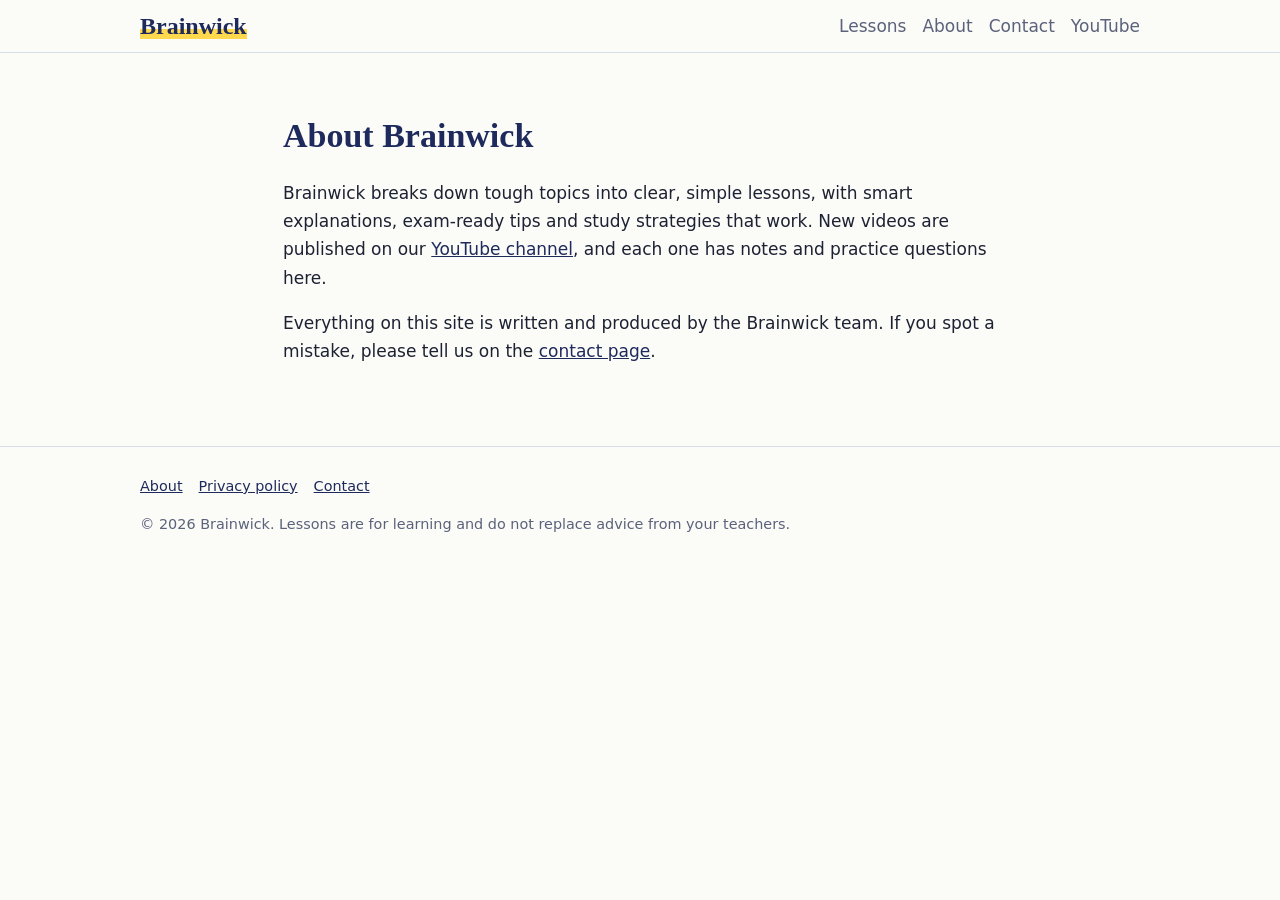
<file: about.html>
<!doctype html><html lang="en"><head><title>About | Brainwick</title><meta charset="utf-8"><meta name="viewport" content="width=device-width,initial-scale=1"><link rel="stylesheet" href="style.css">
<!-- ADSENSE: after you apply, paste the code Google gives you here (and the same on every page) -->
<!-- <meta name="google-adsense-account" content="ca-pub-XXXXXXXXXXXXXXXX"> --></head><body><header class="top"><div class="wrap"><a class="logo" href="./"><span>Brainwick</span></a><nav><a href="./">Lessons</a><a href="about.html">About</a><a href="contact.html">Contact</a><a href="https://www.youtube.com/@TheEducart" rel="noopener">YouTube</a></nav></div></header><main class="wrap prose">
<h1>About Brainwick</h1><p>Brainwick breaks down tough topics into clear, simple lessons, with smart explanations, exam-ready tips and study strategies that work. New videos are published on our <a href="https://www.youtube.com/@TheEducart">YouTube channel</a>, and each one has notes and practice questions here.</p><p>Everything on this site is written and produced by the Brainwick team. If you spot a mistake, please tell us on the <a href="contact.html">contact page</a>.</p>
</main><footer><div class="wrap"><a href="about.html">About</a><a href="privacy.html">Privacy policy</a><a href="contact.html">Contact</a><p>© 2026 Brainwick. Lessons are for learning and do not replace advice from your teachers.</p></div></footer></body></html>
</file>
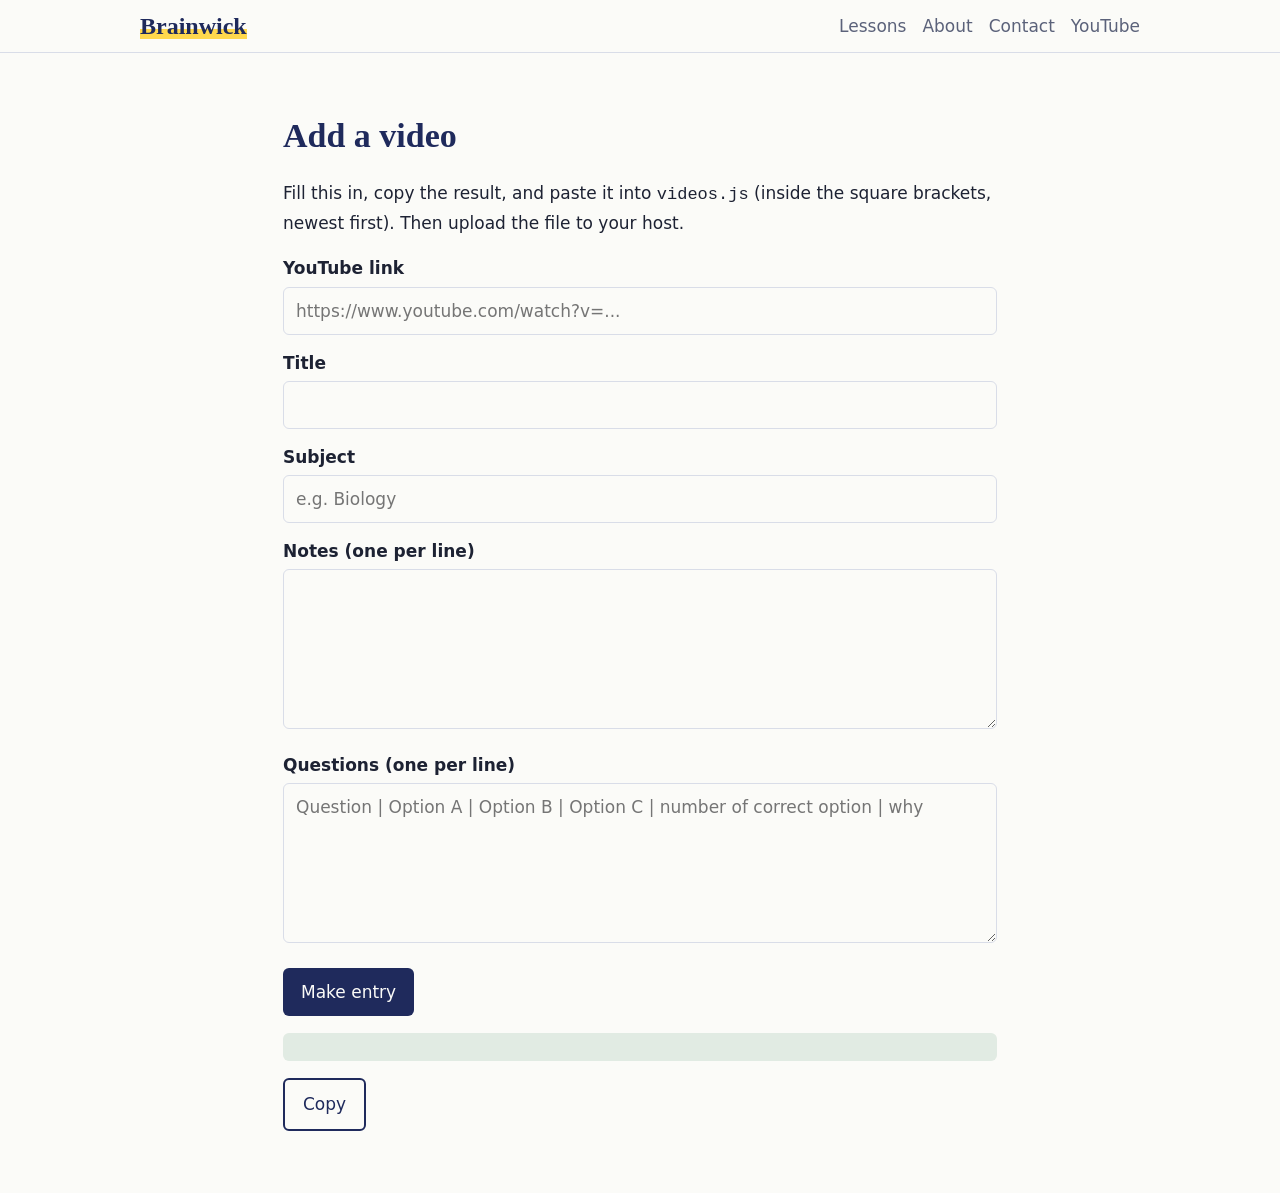
<file: add.html>
<!doctype html><html lang="en"><head><title>Add a video | Brainwick</title><meta charset="utf-8"><meta name="viewport" content="width=device-width,initial-scale=1"><link rel="stylesheet" href="style.css">
<!-- ADSENSE: after you apply, paste the code Google gives you here (and the same on every page) -->
<!-- <meta name="google-adsense-account" content="ca-pub-XXXXXXXXXXXXXXXX"> --><meta name="robots" content="noindex"></head><body><header class="top"><div class="wrap"><a class="logo" href="./"><span>Brainwick</span></a><nav><a href="./">Lessons</a><a href="about.html">About</a><a href="contact.html">Contact</a><a href="https://www.youtube.com/@TheEducart" rel="noopener">YouTube</a></nav></div></header>
<main class="wrap prose"><h1>Add a video</h1><p>Fill this in, copy the result, and paste it into <code>videos.js</code> (inside the square brackets, newest first). Then upload the file to your host.</p>
<label class="f" for="u">YouTube link</label><input id="u" placeholder="https://www.youtube.com/watch?v=...">
<label class="f" for="t">Title</label><input id="t">
<label class="f" for="s">Subject</label><input id="s" placeholder="e.g. Biology">
<label class="f" for="n">Notes (one per line)</label><textarea id="n" rows="5"></textarea>
<label class="f" for="q">Questions (one per line)</label><textarea id="q" rows="5" placeholder="Question | Option A | Option B | Option C | number of correct option | why"></textarea>
<p><button class="btn" id="go">Make entry</button></p><pre id="o" aria-live="polite"></pre><button class="btn alt" id="cp">Copy</button></main>
<script>
var $=function(i){return document.getElementById(i)};
$("go").onclick=function(){
 var m=$("u").value.match(/(?:v=|youtu\.be\/|shorts\/|embed\/)([\w-]{11})/),id=m?m[1]:$("u").value.trim();
 var qs=$("q").value.split("\n").filter(Boolean).map(function(l){var a=l.split("|").map(function(x){return x.trim()});var k=parseInt(a[a.length-2],10)-1;return{q:a[0],options:a.slice(1,-2),answer:k,why:a[a.length-1]}});
 var e={id:id,title:$("t").value.trim(),subject:$("s").value.trim(),date:new Date().toISOString().slice(0,10),notes:$("n").value.split("\n").filter(Boolean),questions:qs};
 $("o").textContent=JSON.stringify(e,null,2)+",";};
$("cp").onclick=function(){navigator.clipboard.writeText($("o").textContent)};
</script></body></html>
</file>
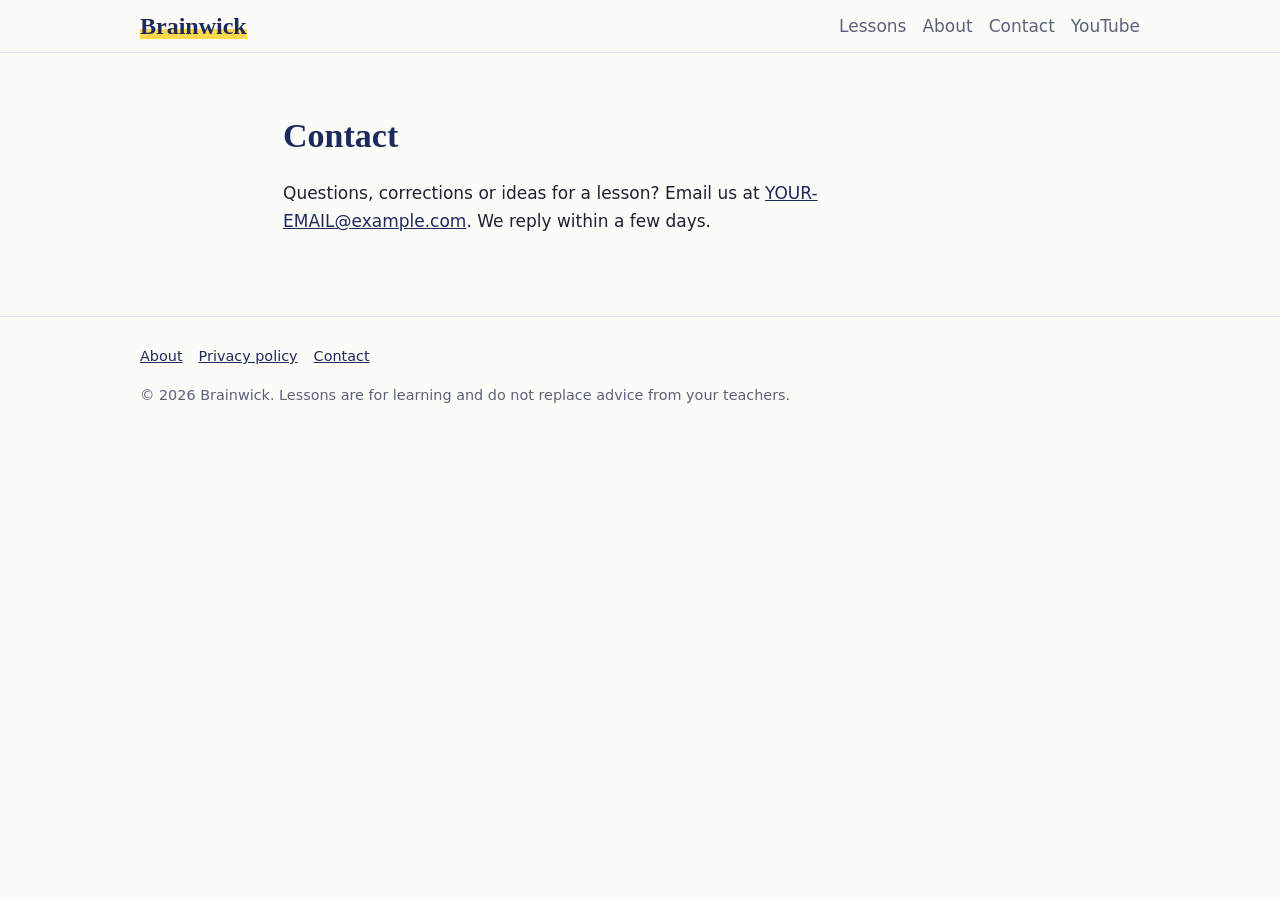
<file: contact.html>
<!doctype html><html lang="en"><head><title>Contact | Brainwick</title><meta charset="utf-8"><meta name="viewport" content="width=device-width,initial-scale=1"><link rel="stylesheet" href="style.css">
<!-- ADSENSE: after you apply, paste the code Google gives you here (and the same on every page) -->
<!-- <meta name="google-adsense-account" content="ca-pub-XXXXXXXXXXXXXXXX"> --></head><body><header class="top"><div class="wrap"><a class="logo" href="./"><span>Brainwick</span></a><nav><a href="./">Lessons</a><a href="about.html">About</a><a href="contact.html">Contact</a><a href="https://www.youtube.com/@TheEducart" rel="noopener">YouTube</a></nav></div></header><main class="wrap prose">
<h1>Contact</h1><p>Questions, corrections or ideas for a lesson? Email us at <a href="mailto:YOUR-EMAIL@example.com">YOUR-EMAIL@example.com</a>. We reply within a few days.</p>
</main><footer><div class="wrap"><a href="about.html">About</a><a href="privacy.html">Privacy policy</a><a href="contact.html">Contact</a><p>© 2026 Brainwick. Lessons are for learning and do not replace advice from your teachers.</p></div></footer></body></html>
</file>
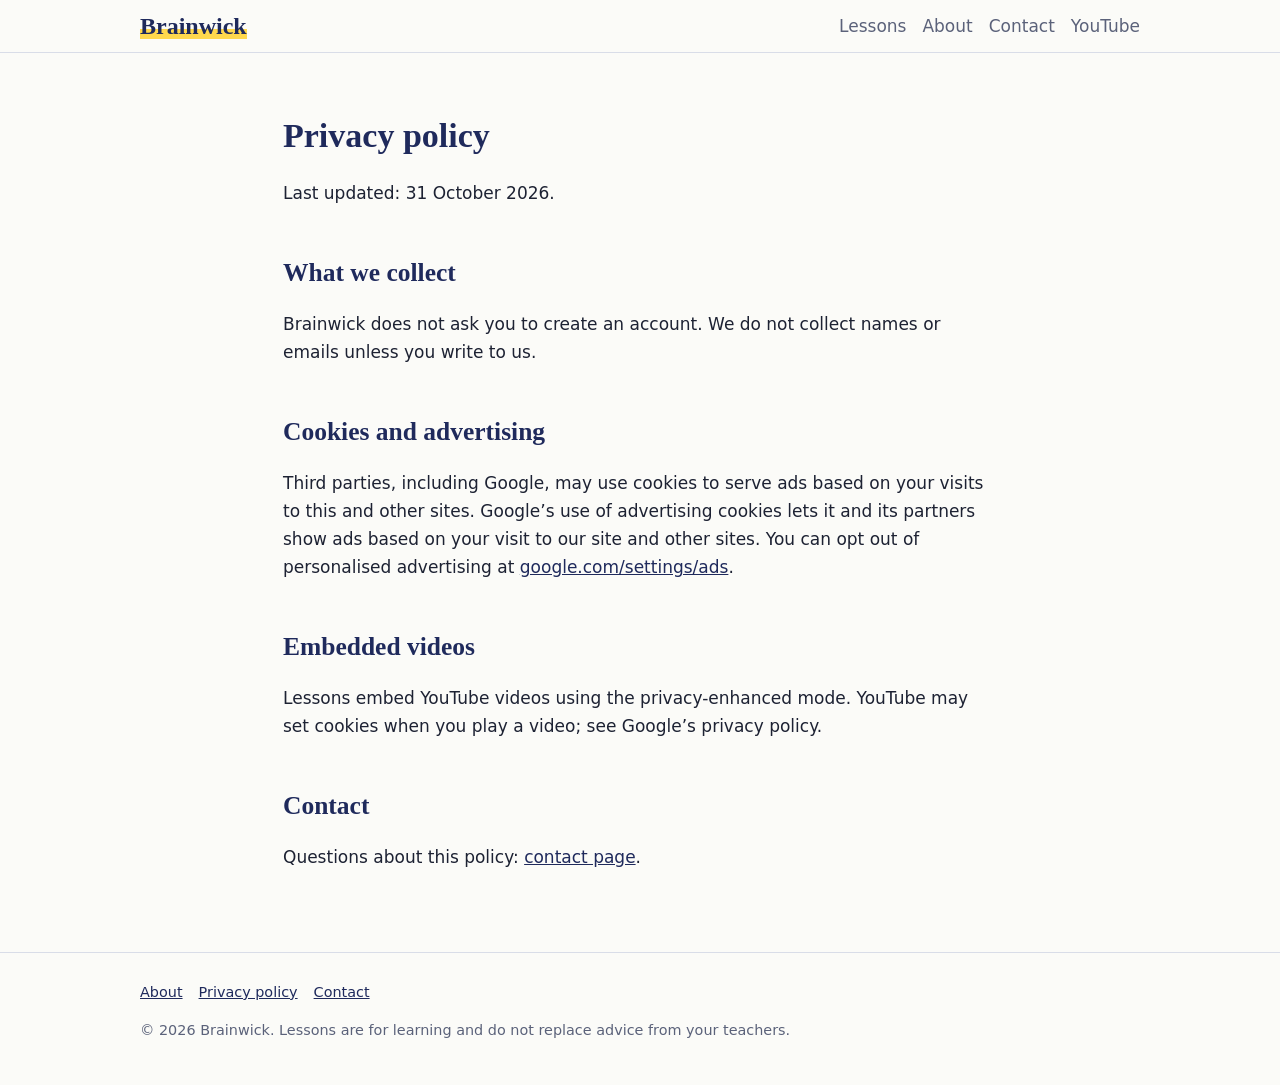
<file: privacy.html>
<!doctype html><html lang="en"><head><title>Privacy policy | Brainwick</title><meta charset="utf-8"><meta name="viewport" content="width=device-width,initial-scale=1"><link rel="stylesheet" href="style.css">
<!-- ADSENSE: after you apply, paste the code Google gives you here (and the same on every page) -->
<!-- <meta name="google-adsense-account" content="ca-pub-XXXXXXXXXXXXXXXX"> --></head><body><header class="top"><div class="wrap"><a class="logo" href="./"><span>Brainwick</span></a><nav><a href="./">Lessons</a><a href="about.html">About</a><a href="contact.html">Contact</a><a href="https://www.youtube.com/@TheEducart" rel="noopener">YouTube</a></nav></div></header><main class="wrap prose">
<h1>Privacy policy</h1><p>Last updated: 31 October 2026.</p>
<h2>What we collect</h2><p>Brainwick does not ask you to create an account. We do not collect names or emails unless you write to us.</p>
<h2>Cookies and advertising</h2><p>Third parties, including Google, may use cookies to serve ads based on your visits to this and other sites. Google’s use of advertising cookies lets it and its partners show ads based on your visit to our site and other sites. You can opt out of personalised advertising at <a href="https://www.google.com/settings/ads">google.com/settings/ads</a>.</p>
<h2>Embedded videos</h2><p>Lessons embed YouTube videos using the privacy-enhanced mode. YouTube may set cookies when you play a video; see Google’s privacy policy.</p>
<h2>Contact</h2><p>Questions about this policy: <a href="contact.html">contact page</a>.</p>
</main><footer><div class="wrap"><a href="about.html">About</a><a href="privacy.html">Privacy policy</a><a href="contact.html">Contact</a><p>© 2026 Brainwick. Lessons are for learning and do not replace advice from your teachers.</p></div></footer></body></html>
</file>
<file: style.css>
:root{--ink:#1f2a5c;--paper:#fbfbf8;--chalk:#ffd84d;--sage:#e1ebe3;--text:#1d2233;--mute:#5b627a;--line:#d9dde8}
@media(prefers-color-scheme:dark){:root{--ink:#c9d3ff;--paper:#12151f;--sage:#1b2a22;--text:#e8eaf2;--mute:#9aa2bd;--line:#2a3042}}
*{box-sizing:border-box}html{scroll-padding-top:70px}
body{margin:0;font:17px/1.65 system-ui,-apple-system,"Segoe UI",sans-serif;background:var(--paper);color:var(--text)}
h1,h2,h3{font-family:Georgia,"Times New Roman",serif;color:var(--ink);line-height:1.2}
a{color:var(--ink)}a:focus-visible,button:focus-visible,input:focus-visible,textarea:focus-visible{outline:3px solid var(--chalk);outline-offset:2px}
.wrap{max-width:1040px;margin:0 auto;padding:0 20px}
header.top{border-bottom:1px solid var(--line);position:sticky;top:0;background:var(--paper);z-index:5}
header.top .wrap{display:flex;align-items:center;justify-content:space-between;gap:12px;padding-top:12px;padding-bottom:12px;flex-wrap:wrap}
.logo{font:700 1.5rem Georgia,serif;color:var(--ink);text-decoration:none}
.logo span{background:linear-gradient(transparent 60%,var(--chalk) 60%)}
nav a{margin-left:16px;text-decoration:none;color:var(--mute)}nav a:hover{color:var(--ink)}
.hero{padding:56px 0 28px}.hero h1{font-size:clamp(2rem,5vw,3.2rem);margin:0 0 12px;max-width:16em}
.hero p{max-width:34em;color:var(--mute);margin:0 0 20px}
.btn{display:inline-block;background:var(--ink);color:var(--paper);padding:10px 18px;border-radius:6px;text-decoration:none;border:0;font:inherit;cursor:pointer}
.btn.alt{background:transparent;color:var(--ink);border:2px solid var(--ink)}
.tools{display:flex;gap:10px;flex-wrap:wrap;margin:24px 0}
input,textarea,select{font:inherit;padding:9px 12px;border:1px solid var(--line);border-radius:6px;background:var(--paper);color:var(--text);width:100%}
.tools input{max-width:320px}
.chip{border:1px solid var(--line);background:none;color:var(--text);padding:6px 14px;border-radius:99px;cursor:pointer;font:inherit}
.chip[aria-pressed=true]{background:var(--chalk);color:#1d2233;border-color:var(--chalk)}
.grid{display:grid;grid-template-columns:repeat(auto-fill,minmax(270px,1fr));gap:22px;padding-bottom:48px}
.card{display:block;text-decoration:none;color:inherit}
.card .th{aspect-ratio:16/9;background:var(--sage) center/cover;border-radius:8px;display:grid;place-items:center;color:var(--mute)}
.card h3{font-size:1.1rem;margin:10px 0 2px}.card small{color:var(--mute)}
.player{aspect-ratio:16/9;width:100%;border:0;border-radius:8px;background:var(--sage)}
.lesson{display:grid;grid-template-columns:1fr;gap:28px;padding:28px 0 56px}
.panel{background:var(--sage);border-radius:8px;padding:6px 22px 18px}
.notes li{margin:8px 0}
.q{margin:20px 0;border-top:1px solid var(--line);padding-top:16px}
.q label{display:block;padding:6px 8px;border-radius:6px;cursor:pointer}
.q label:hover{background:var(--paper)}
.q .ok{color:#1c7a3d;font-weight:600}.q .no{color:#b3261e;font-weight:600}
.adslot{min-height:90px;margin:24px 0;text-align:center;color:var(--mute);font-size:.8rem}
footer{border-top:1px solid var(--line);padding:28px 0;color:var(--mute);font-size:.9rem}
footer a{margin-right:16px}
.prose{max-width:42em;padding:40px 0 64px}.prose h2{margin-top:2em}
pre{background:var(--sage);padding:14px;border-radius:6px;overflow-x:auto;white-space:pre-wrap}
label.f{display:block;margin:14px 0 4px;font-weight:600}
@media(min-width:860px){.lesson{grid-template-columns:3fr 2fr}}
@media(prefers-reduced-motion:no-preference){.card .th{transition:transform .15s}.card:hover .th{transform:translateY(-2px)}}
</file>
